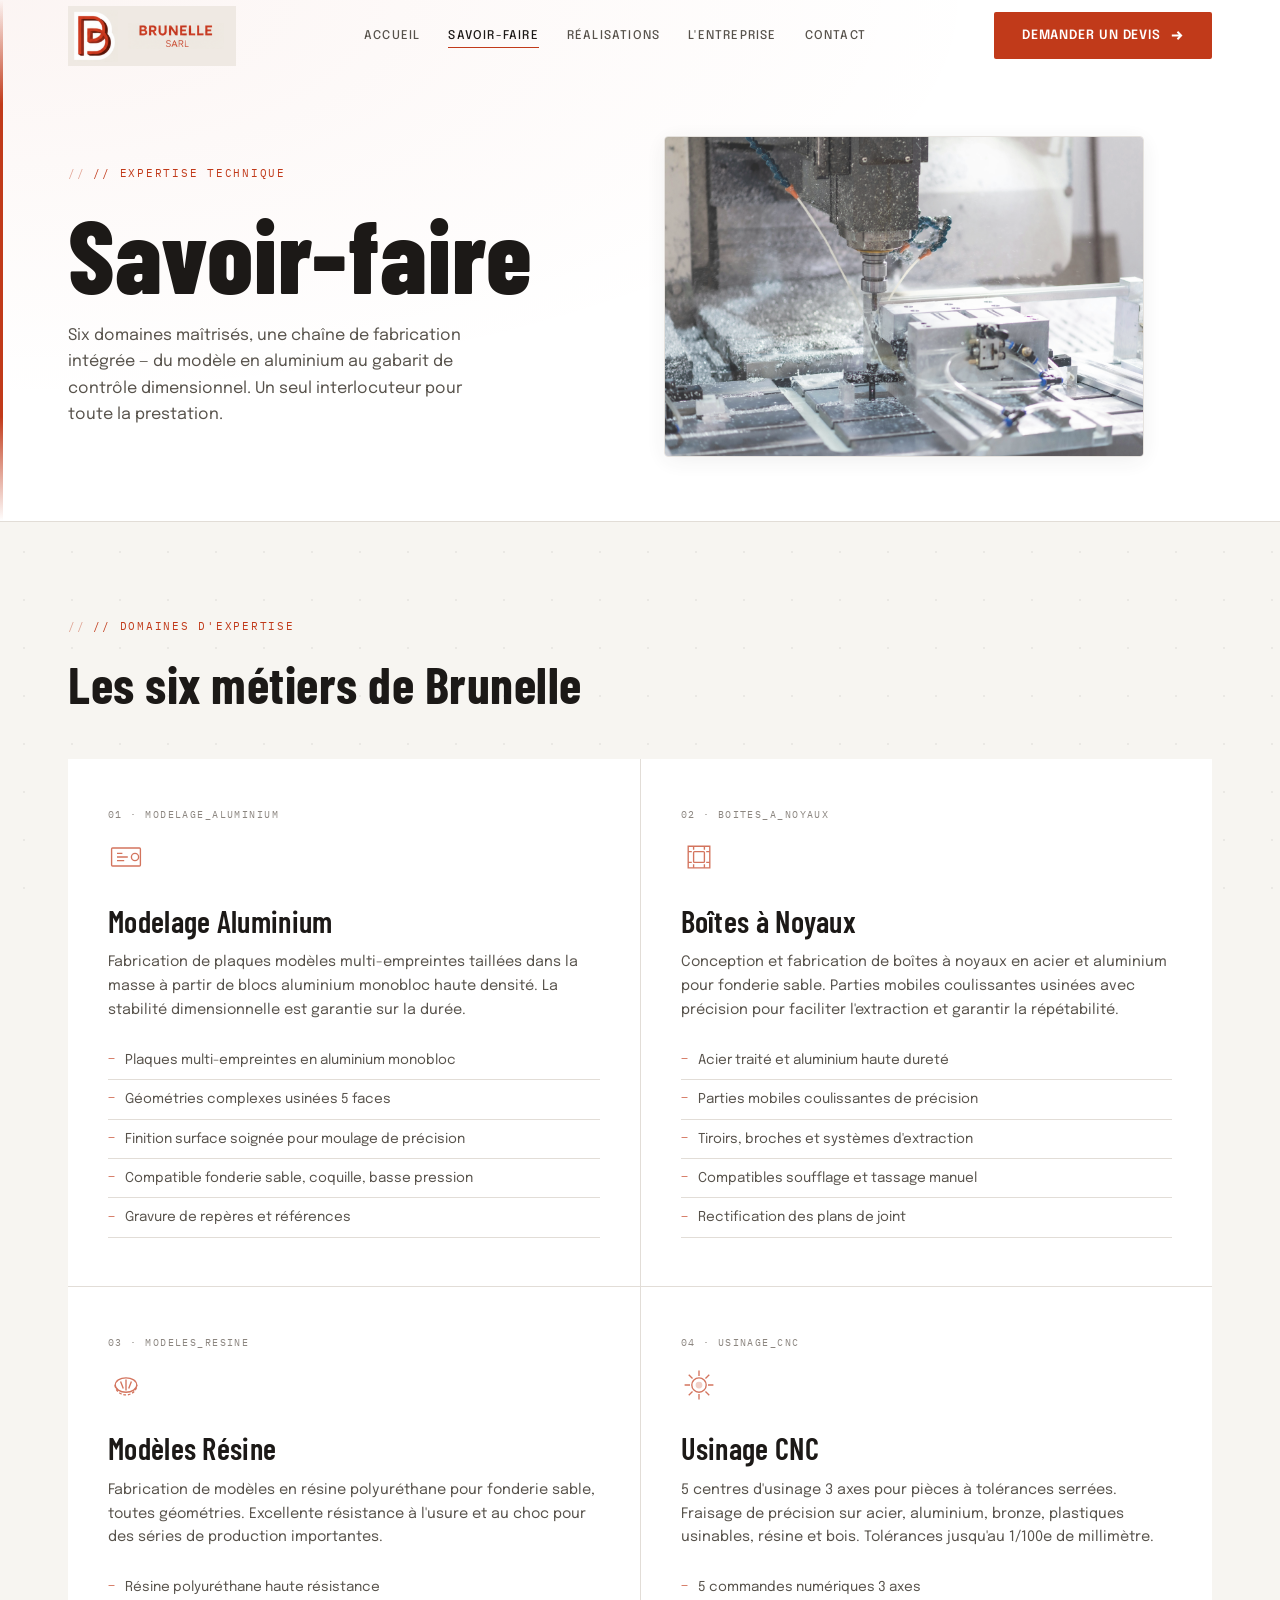
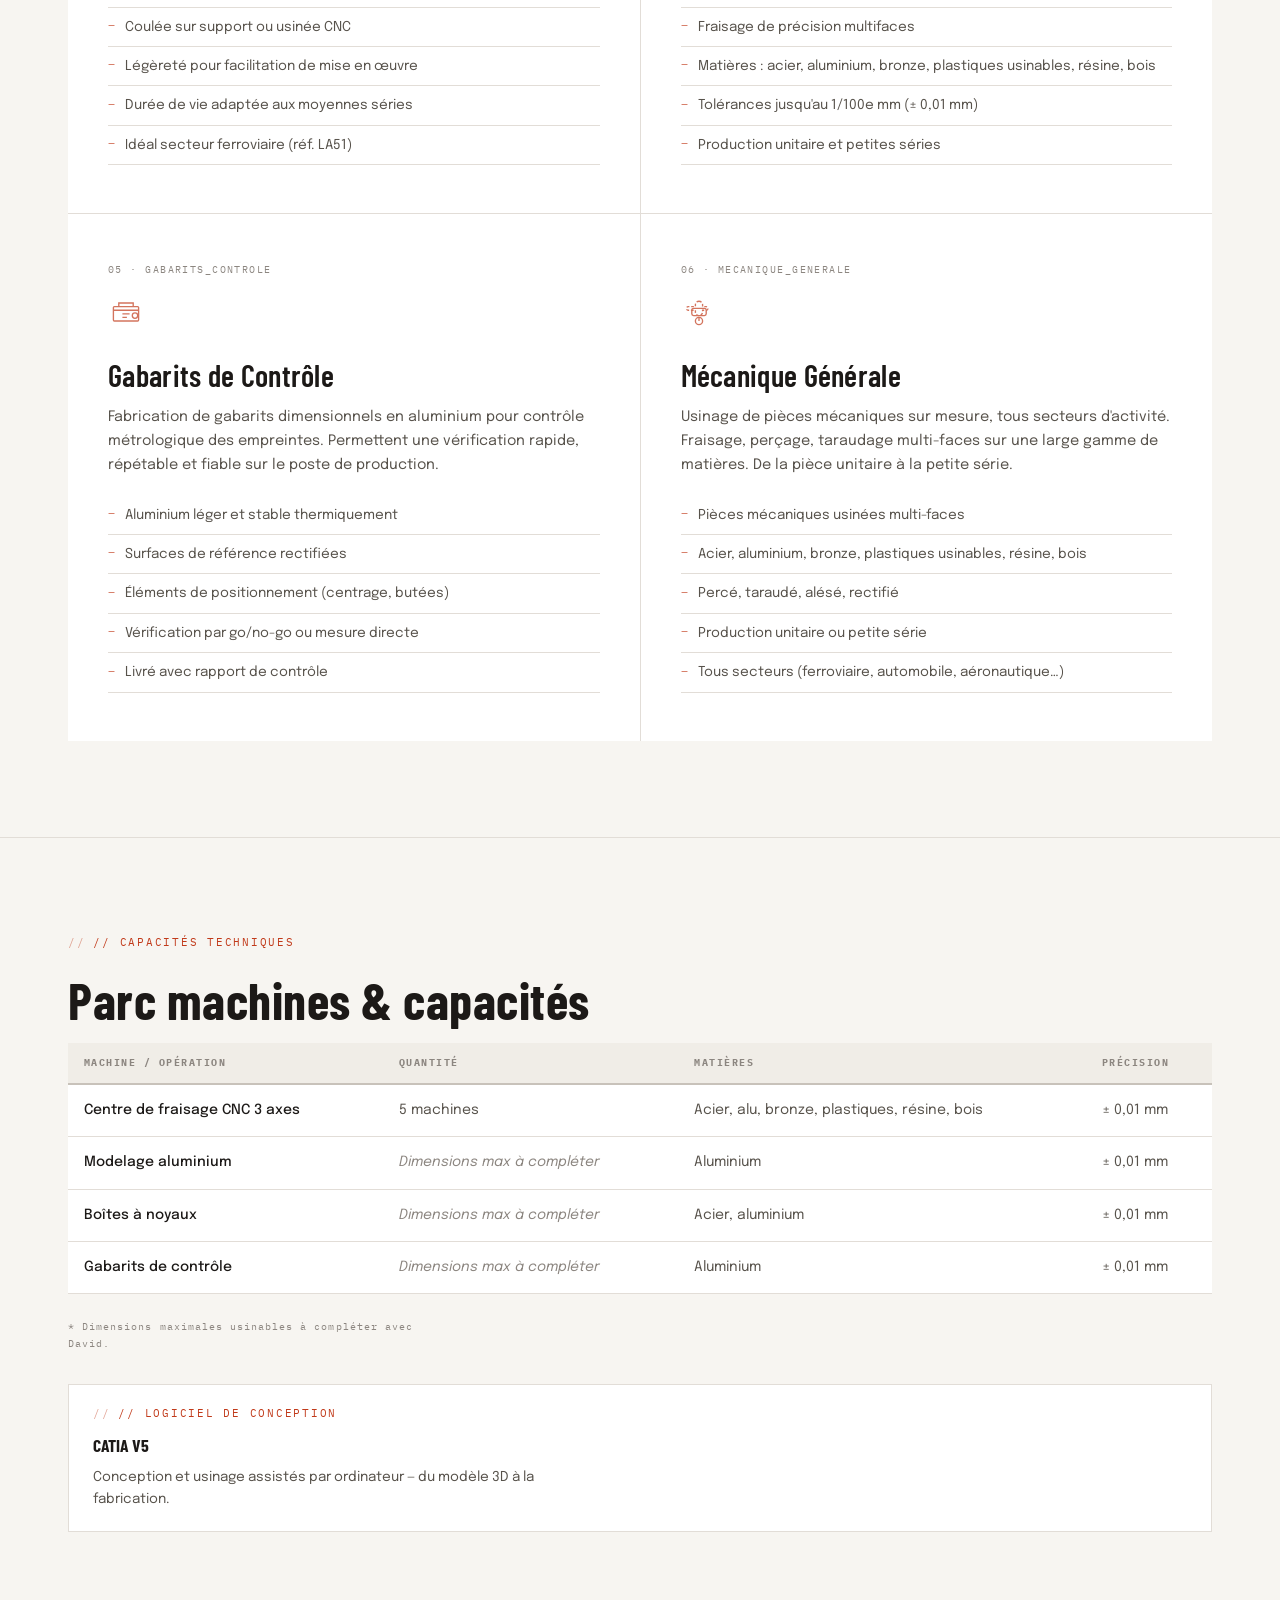
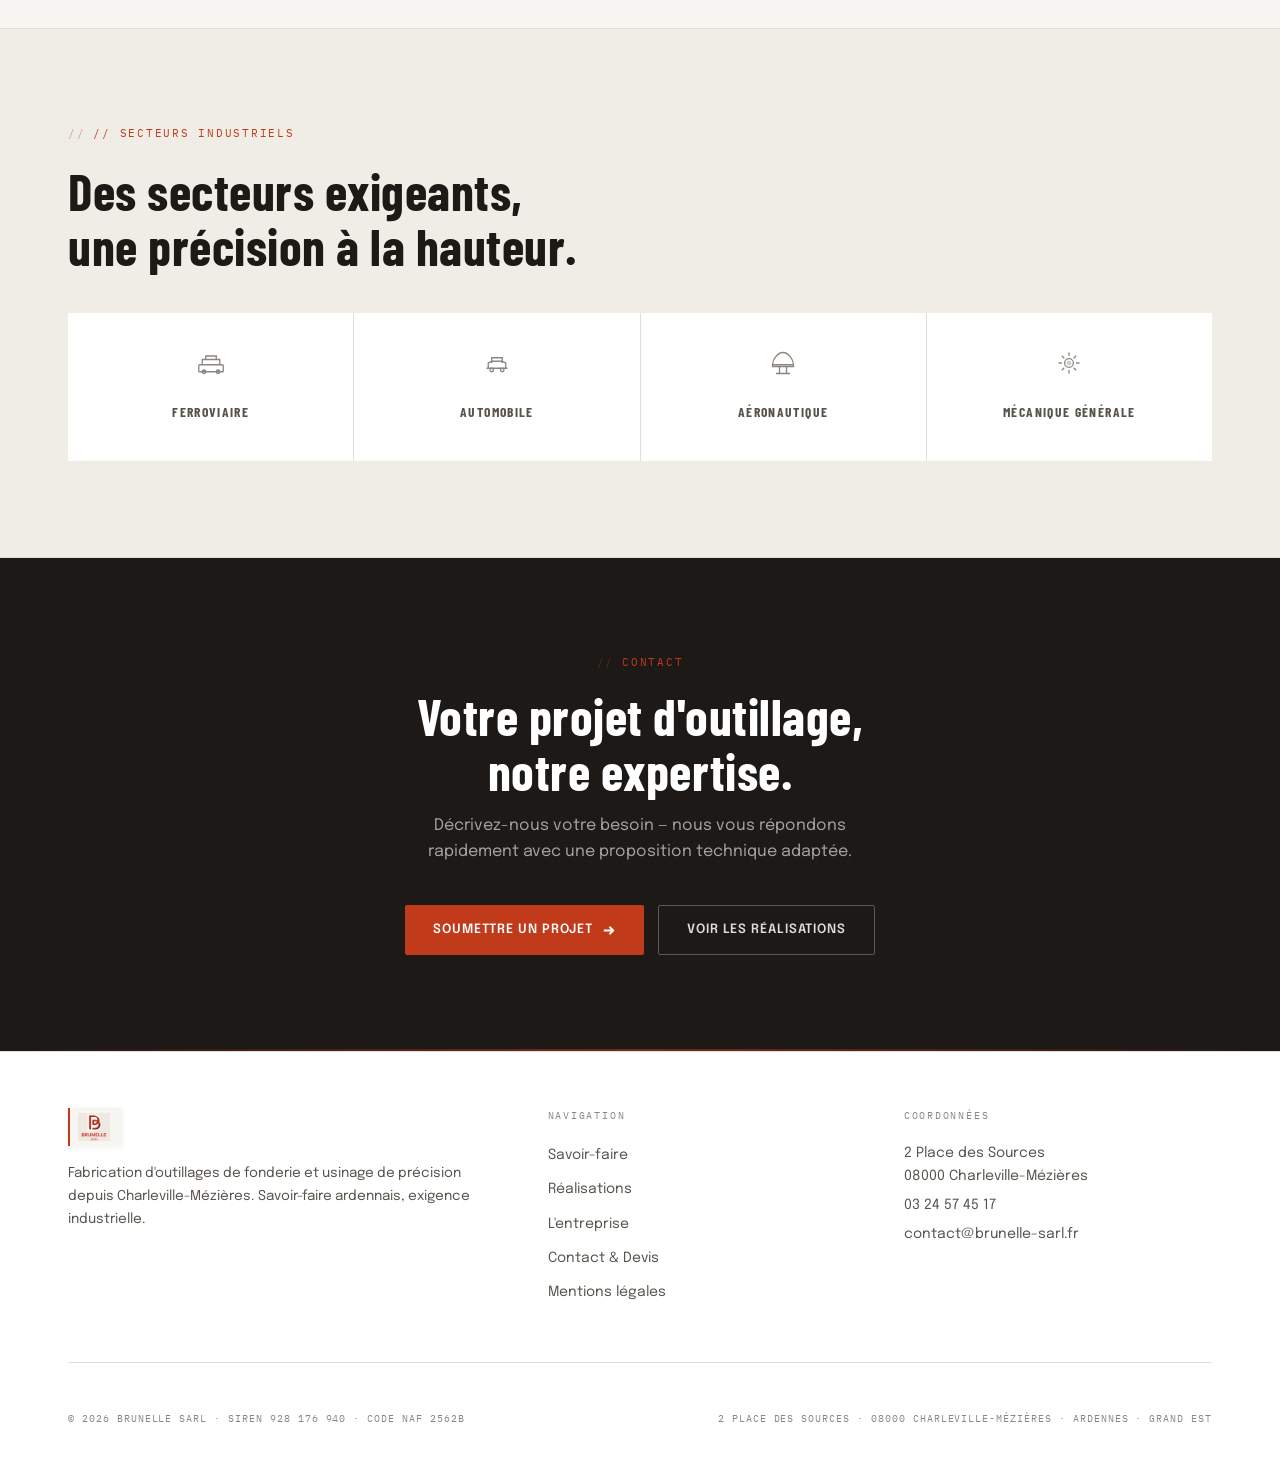
<file: savoir-faire.html>
﻿<!DOCTYPE html>
<html lang="fr">
<head>
  <meta charset="UTF-8">
  <meta name="viewport" content="width=device-width, initial-scale=1.0">
  <title>Savoir-faire technique — Brunelle SARL · Outillages de fonderie & Usinage CNC</title>
  <meta name="description" content="Modelage aluminium, boîtes à noyaux, modèles résine, usinage CNC 5 faces, gabarits de contrôle, mécanique générale. Détail des 6 domaines d'expertise de Brunelle SARL à Charleville-Mézières.">
  <link rel="stylesheet" href="css/style.css">
</head>
<body>

<!-- ===== NAVIGATION ===== -->
<nav class="nav" id="nav">
  <div class="nav-inner">
    <a href="index.html" class="nav-logo">
      <img class="logo-icon" src="logo/Logo_zoom - Copie.PNG" alt="Brunelle">
      <img class="logo-wordmark" src="logo/Logo_zoom - Copie (2).PNG" alt="BRUNELLE SARL">
    </a>
    <ul class="nav-links">
      <li><a href="index.html">Accueil</a></li>
      <li><a href="savoir-faire.html" class="active">Savoir-faire</a></li>
      <li><a href="realisations.html">Réalisations</a></li>
      <li><a href="entreprise.html">L'entreprise</a></li>
      <li><a href="contact.html">Contact</a></li>
    </ul>
    <a href="contact.html" class="btn btn-primary">
      Demander un devis
      <svg viewBox="0 0 16 16" fill="none" stroke="currentColor" stroke-width="2"><path d="M3 8h10M9 4l4 4-4 4"/></svg>
    </a>
    <button class="hamburger" aria-label="Menu" aria-expanded="false">
      <span></span><span></span><span></span>
    </button>
  </div>
</nav>

<!-- ===== PAGE HEADER ===== -->
<header class="page-header page-header--split">
  <div class="container">
    <div class="page-header-split">
      <div class="page-header-text">
        <div class="label">// Expertise technique</div>
        <h1>Savoir-faire</h1>
        <p>Six domaines maîtrisés, une chaîne de fabrication intégrée — du modèle en aluminium au gabarit de contrôle dimensionnel. Un seul interlocuteur pour toute la prestation.</p>
      </div>
      <div class="page-header-visual">
        <img src="photos/aluminum-illustration.jpg" alt="Illustration technique aluminium — modelage de précision Brunelle SARL" class="header-illustration">
      </div>
    </div>
  </div>
</header>

<!-- ===== DÉTAIL DES 6 DOMAINES ===== -->
<section class="section">
  <div class="container">
    <div class="label">// Domaines d'expertise</div>
    <h2 style="margin-bottom: 48px;">Les six métiers de Brunelle</h2>

    <div class="sf-detail-grid">

      <!-- 01 -->
      <div class="sf-detail-card">
        <div class="sf-detail-num">01 · MODELAGE_ALUMINIUM</div>
        <svg class="sf-icon" viewBox="0 0 40 40" fill="none" stroke="currentColor" stroke-width="1.5">
          <rect x="4" y="10" width="32" height="20" rx="1"/>
          <path d="M10 16h6M10 20h12M10 24h8"/>
          <circle cx="30" cy="20" r="4"/>
        </svg>
        <h3>Modelage Aluminium</h3>
        <p>Fabrication de plaques modèles multi-empreintes taillées dans la masse à partir de blocs aluminium monobloc haute densité. La stabilité dimensionnelle est garantie sur la durée.</p>
        <ul class="sf-detail-list">
          <li>Plaques multi-empreintes en aluminium monobloc</li>
          <li>Géométries complexes usinées 5 faces</li>
          <li>Finition surface soignée pour moulage de précision</li>
          <li>Compatible fonderie sable, coquille, basse pression</li>
          <li>Gravure de repères et références</li>
        </ul>
      </div>

      <!-- 02 -->
      <div class="sf-detail-card">
        <div class="sf-detail-num">02 · BOITES_A_NOYAUX</div>
        <svg class="sf-icon" viewBox="0 0 40 40" fill="none" stroke="currentColor" stroke-width="1.5">
          <path d="M8 8h24v24H8z"/>
          <path d="M14 8v4M26 8v4M14 28v4M26 28v4M8 14h4M8 26h4M28 14h4M28 26h4"/>
          <rect x="14" y="14" width="12" height="12" rx="1"/>
        </svg>
        <h3>Boîtes à Noyaux</h3>
        <p>Conception et fabrication de boîtes à noyaux en acier et aluminium pour fonderie sable. Parties mobiles coulissantes usinées avec précision pour faciliter l'extraction et garantir la répétabilité.</p>
        <ul class="sf-detail-list">
          <li>Acier traité et aluminium haute dureté</li>
          <li>Parties mobiles coulissantes de précision</li>
          <li>Tiroirs, broches et systèmes d'extraction</li>
          <li>Compatibles soufflage et tassage manuel</li>
          <li>Rectification des plans de joint</li>
        </ul>
      </div>

      <!-- 03 -->
      <div class="sf-detail-card">
        <div class="sf-detail-num">03 · MODELES_RESINE</div>
        <svg class="sf-icon" viewBox="0 0 40 40" fill="none" stroke="currentColor" stroke-width="1.5">
          <ellipse cx="20" cy="20" rx="12" ry="8"/>
          <path d="M8 20c0 6 5.4 11 12 11s12-5 12-11" stroke-dasharray="3 2"/>
          <path d="M14 16l3 8M20 14v12M26 16l-3 8"/>
        </svg>
        <h3>Modèles Résine</h3>
        <p>Fabrication de modèles en résine polyuréthane pour fonderie sable, toutes géométries. Excellente résistance à l'usure et au choc pour des séries de production importantes.</p>
        <ul class="sf-detail-list">
          <li>Résine polyuréthane haute résistance</li>
          <li>Coulée sur support ou usinée CNC</li>
          <li>Légèreté pour facilitation de mise en œuvre</li>
          <li>Durée de vie adaptée aux moyennes séries</li>
          <li>Idéal secteur ferroviaire (réf. LA51)</li>
        </ul>
      </div>

      <!-- 04 -->
      <div class="sf-detail-card">
        <div class="sf-detail-num">04 · USINAGE_CNC</div>
        <svg class="sf-icon" viewBox="0 0 40 40" fill="none" stroke="currentColor" stroke-width="1.5">
          <circle cx="20" cy="20" r="8"/>
          <path d="M20 4v6M20 30v6M4 20h6M30 20h6"/>
          <path d="M8.6 8.6l4.2 4.2M27.2 27.2l4.2 4.2M8.6 31.4l4.2-4.2M27.2 12.8l4.2-4.2"/>
          <circle cx="20" cy="20" r="3" fill="currentColor" opacity="0.35"/>
        </svg>
        <h3>Usinage CNC</h3>
        <p>5 centres d'usinage 3 axes pour pièces à tolérances serrées. Fraisage de précision sur acier, aluminium, bronze, plastiques usinables, résine et bois. Tolérances jusqu'au 1/100e de millimètre.</p>
        <ul class="sf-detail-list">
          <li>5 commandes numériques 3 axes</li>
          <li>Fraisage de précision multifaces</li>
          <li>Matières : acier, aluminium, bronze, plastiques usinables, résine, bois</li>
          <li>Tolérances jusqu'au 1/100e mm (± 0,01 mm)</li>
          <li>Production unitaire et petites séries</li>
        </ul>
      </div>

      <!-- 05 -->
      <div class="sf-detail-card">
        <div class="sf-detail-num">05 · GABARITS_CONTROLE</div>
        <svg class="sf-icon" viewBox="0 0 40 40" fill="none" stroke="currentColor" stroke-width="1.5">
          <rect x="6" y="14" width="28" height="16" rx="1"/>
          <path d="M6 18h28M12 14v-4h16v4"/>
          <path d="M16 22h8M16 26h5"/>
          <circle cx="30" cy="24" r="3"/>
        </svg>
        <h3>Gabarits de Contrôle</h3>
        <p>Fabrication de gabarits dimensionnels en aluminium pour contrôle métrologique des empreintes. Permettent une vérification rapide, répétable et fiable sur le poste de production.</p>
        <ul class="sf-detail-list">
          <li>Aluminium léger et stable thermiquement</li>
          <li>Surfaces de référence rectifiées</li>
          <li>Éléments de positionnement (centrage, butées)</li>
          <li>Vérification par go/no-go ou mesure directe</li>
          <li>Livré avec rapport de contrôle</li>
        </ul>
      </div>

      <!-- 06 -->
      <div class="sf-detail-card">
        <div class="sf-detail-num">06 · MECANIQUE_GENERALE</div>
        <svg class="sf-icon" viewBox="0 0 40 40" fill="none" stroke="currentColor" stroke-width="1.5">
          <path d="M20 8a4 4 0 014 4v2h4a2 2 0 010 4h-4v2a4 4 0 01-8 0v-2H8a2 2 0 010-4h8v-2a4 4 0 014-4z" stroke-dasharray="3 2"/>
          <rect x="12" y="16" width="16" height="8" rx="2"/>
          <circle cx="20" cy="30" r="4"/>
          <path d="M20 26v4"/>
        </svg>
        <h3>Mécanique Générale</h3>
        <p>Usinage de pièces mécaniques sur mesure, tous secteurs d'activité. Fraisage, perçage, taraudage multi-faces sur une large gamme de matières. De la pièce unitaire à la petite série.</p>
        <ul class="sf-detail-list">
          <li>Pièces mécaniques usinées multi-faces</li>
          <li>Acier, aluminium, bronze, plastiques usinables, résine, bois</li>
          <li>Percé, taraudé, alésé, rectifié</li>
          <li>Production unitaire ou petite série</li>
          <li>Tous secteurs (ferroviaire, automobile, aéronautique…)</li>
        </ul>
      </div>

    </div>
  </div>
</section>

<!-- ===== CAPACITÉS MACHINES ===== -->
<section class="section capacites-section">
  <div class="container">
    <div class="label">// Capacités techniques</div>
    <h2 style="margin-bottom: 16px;">Parc machines & capacités</h2>

    <table class="cap-table">
      <thead>
        <tr>
          <th>Machine / Opération</th>
          <th>Quantité</th>
          <th>Matières</th>
          <th>Précision</th>
        </tr>
      </thead>
      <tbody>
        <tr>
          <td>Centre de fraisage CNC 3 axes</td>
          <td>5 machines</td>
          <td>Acier, alu, bronze, plastiques, résine, bois</td>
          <td>± 0,01 mm</td>
        </tr>
        <tr>
          <td>Modelage aluminium</td>
          <td class="placeholder-cell">Dimensions max à compléter</td>
          <td>Aluminium</td>
          <td>± 0,01 mm</td>
        </tr>
        <tr>
          <td>Boîtes à noyaux</td>
          <td class="placeholder-cell">Dimensions max à compléter</td>
          <td>Acier, aluminium</td>
          <td>± 0,01 mm</td>
        </tr>
        <tr>
          <td>Gabarits de contrôle</td>
          <td class="placeholder-cell">Dimensions max à compléter</td>
          <td>Aluminium</td>
          <td>± 0,01 mm</td>
        </tr>
      </tbody>
    </table>
    <p class="capacites-note">* Dimensions maximales usinables à compléter avec David.</p>

    <div style="margin-top: 32px; padding: 20px 24px; border: 1px solid var(--border); background: var(--surface);">
      <div class="label" style="margin-bottom: 8px;">// Logiciel de conception</div>
      <div style="font-family: var(--font-display); font-size: 1.1rem; font-weight: 700; color: var(--text);">CATIA V5</div>
      <p style="font-size: 0.85rem; color: var(--text-muted); margin-top: 6px; margin-bottom: 0;">Conception et usinage assistés par ordinateur — du modèle 3D à la fabrication.</p>
    </div>
  </div>
</section>

<!-- ===== SECTEURS ===== -->
<div class="secteurs-band section">
  <div class="container">
    <div class="label">// Secteurs industriels</div>
    <h2 style="margin-bottom: 40px;">Des secteurs exigeants,<br>une précision à la hauteur.</h2>
    <div class="secteurs-grid">
      <div class="secteur-item">
        <svg class="secteur-icon" viewBox="0 0 32 32" fill="none" stroke="currentColor" stroke-width="1.5">
          <rect x="2" y="18" width="28" height="8" rx="1"/>
          <path d="M6 18v-6h20v6M10 12V8h12v4"/>
          <circle cx="8" cy="26" r="2"/><circle cx="24" cy="26" r="2"/>
        </svg>
        <div class="secteur-name">Ferroviaire</div>
      </div>
      <div class="secteur-item">
        <svg class="secteur-icon" viewBox="0 0 32 32" fill="none" stroke="currentColor" stroke-width="1.5">
          <path d="M4 22h24M6 22v-6l4-2h12l4 2v6M10 16V10h12v6"/>
          <circle cx="10" cy="24" r="2"/><circle cx="22" cy="24" r="2"/>
        </svg>
        <div class="secteur-name">Automobile</div>
      </div>
      <div class="secteur-item">
        <svg class="secteur-icon" viewBox="0 0 32 32" fill="none" stroke="currentColor" stroke-width="1.5">
          <path d="M16 4C10 4 4 12 4 18h24C28 12 22 4 16 4z"/>
          <path d="M4 18v2h24v-2M12 20v8M20 20v8M8 28h16"/>
        </svg>
        <div class="secteur-name">Aéronautique</div>
      </div>
      <div class="secteur-item">
        <svg class="secteur-icon" viewBox="0 0 32 32" fill="none" stroke="currentColor" stroke-width="1.5">
          <circle cx="16" cy="16" r="5"/>
          <circle cx="16" cy="16" r="2" fill="currentColor" opacity="0.4"/>
          <path d="M16 4v4M16 24v4M4 16h4M24 16h4"/>
          <path d="M7.8 7.8l2.8 2.8M21.4 21.4l2.8 2.8M7.8 24.2l2.8-2.8M21.4 10.6l2.8-2.8"/>
        </svg>
        <div class="secteur-name">Mécanique générale</div>
      </div>
    </div>
  </div>
</div>

<!-- ===== CTA ===== -->
<section class="section cta-band">
  <div class="container">
    <div class="label">Contact</div>
    <h2>Votre projet d'outillage,<br>notre expertise.</h2>
    <p>Décrivez-nous votre besoin — nous vous répondons rapidement avec une proposition technique adaptée.</p>
    <div class="cta-actions">
      <a href="contact.html" class="btn btn-primary">
        Soumettre un projet
        <svg class="arrow" viewBox="0 0 16 16" fill="none" stroke="currentColor" stroke-width="2"><path d="M3 8h10M9 4l4 4-4 4"/></svg>
      </a>
      <a href="realisations.html" class="btn btn-ghost">Voir les réalisations</a>
    </div>
  </div>
</section>

<!-- ===== FOOTER ===== -->
<footer>
  <div class="container">
    <div class="footer-inner">
      <div class="footer-brand">
        <div class="footer-logo">
          <img src="logo/Logo_zoom.PNG" alt="Brunelle SARL">
          
        </div>
        <p>Fabrication d'outillages de fonderie et usinage de précision depuis Charleville-Mézières. Savoir-faire ardennais, exigence industrielle.</p>
      </div>
      <div class="footer-col">
        <div class="footer-col-title">Navigation</div>
        <ul>
          <li><a href="savoir-faire.html">Savoir-faire</a></li>
          <li><a href="realisations.html">Réalisations</a></li>
          <li><a href="entreprise.html">L'entreprise</a></li>
          <li><a href="contact.html">Contact & Devis</a></li>
          <li><a href="mentions-legales.html">Mentions légales</a></li>
        </ul>
      </div>
      <div class="footer-col footer-contact">
        <div class="footer-col-title">Coordonnées</div>
        <p>2 Place des Sources<br>08000 Charleville-Mézières</p>
        <p><a href="tel:+33324574517">03 24 57 45 17</a></p>
        <p><a href="mailto:contact@brunelle-sarl.fr">contact@brunelle-sarl.fr</a></p>
      </div>
    </div>
    <div class="footer-bottom">
      <p>© 2026 Brunelle SARL · SIREN 928 176 940 · Code NAF 2562B</p>
      <p class="footer-siren">2 Place des Sources · 08000 Charleville-Mézières · Ardennes · Grand Est</p>
    </div>
  </div>
</footer>

<script src="js/main.js"></script>
</body>
</html>
</file>
<file: css/style.css>
/* =============================================
   BRUNELLE SARL — Stylesheet v2.0
   Design: Light industrial / précision blanche
   ============================================= */

@import url('https://fonts.googleapis.com/css2?family=Barlow+Condensed:wght@400;600;700;800&family=Epilogue:wght@300;400;500;600&family=IBM+Plex+Mono:wght@400;500&display=swap');

/* --- Tokens --- */
:root {
  --bg:          #F7F5F1;
  --surface:     #FFFFFF;
  --surface-2:   #F0EDE7;
  --accent:      #C13A1A;
  --accent-dim:  rgba(193, 58, 26, 0.08);
  --accent-glow: rgba(193, 58, 26, 0.04);
  --text:        #1C1917;
  --text-muted:  #57524B;
  --text-dim:    #8C8680;
  --border:      #E2DDD7;
  --border-mid:  #C8C2BA;

  --font-display: 'Barlow Condensed', 'Arial Narrow', sans-serif;
  --font-body:    'Epilogue', sans-serif;
  --font-mono:    'IBM Plex Mono', 'Courier New', monospace;

  --nav-h:      72px;
  --max-w:      1200px;
  --py:         96px;
  --radius:     2px;
  --ease:       0.22s ease;
}

/* --- Reset --- */
*, *::before, *::after { box-sizing: border-box; margin: 0; padding: 0; }
html { scroll-behavior: smooth; }
body {
  background: var(--bg);
  color: var(--text);
  font-family: var(--font-body);
  font-size: 16px;
  line-height: 1.65;
  -webkit-font-smoothing: antialiased;
  overflow-x: hidden;
}
a { color: inherit; text-decoration: none; }
img { max-width: 100%; display: block; }
ul { list-style: none; }

/* --- Dot-grid background subtil --- */
body::before {
  content: '';
  position: fixed;
  inset: 0;
  background-image: radial-gradient(circle, rgba(0,0,0,0.05) 1px, transparent 1px);
  background-size: 48px 48px;
  pointer-events: none;
  z-index: 0;
}

/* --- Typo --- */
h1, h2, h3, h4 {
  font-family: var(--font-display);
  font-weight: 700;
  line-height: 1.08;
  letter-spacing: 0.01em;
  color: var(--text);
}
h1 { font-size: clamp(3.2rem, 8vw, 6.5rem); font-weight: 800; }
h2 { font-size: clamp(2rem, 4vw, 3.2rem); }
h3 { font-size: clamp(1.3rem, 2.5vw, 1.9rem); font-weight: 600; }
p  { max-width: 62ch; }

/* --- Layout --- */
.container {
  max-width: var(--max-w);
  margin: 0 auto;
  padding: 0 28px;
  position: relative;
  z-index: 1;
}
.section { padding: var(--py) 0; }

/* --- Label technique (// STYLE) --- */
.label {
  font-family: var(--font-mono);
  font-size: 0.68rem;
  letter-spacing: 0.16em;
  text-transform: uppercase;
  color: var(--accent);
  display: flex;
  align-items: center;
  gap: 8px;
  margin-bottom: 20px;
}
.label::before { content: '//'; opacity: 0.45; }

/* --- Boutons --- */
.btn {
  display: inline-flex;
  align-items: center;
  gap: 8px;
  padding: 13px 28px;
  font-family: var(--font-body);
  font-size: 0.8rem;
  font-weight: 600;
  letter-spacing: 0.07em;
  text-transform: uppercase;
  cursor: pointer;
  border: none;
  transition: all var(--ease);
  border-radius: var(--radius);
  white-space: nowrap;
}
.btn-primary { background: var(--accent); color: #fff; }
.btn-primary:hover { background: #d9421e; transform: translateY(-1px); box-shadow: 0 4px 20px rgba(193,58,26,0.22); }
.btn-ghost  { background: transparent; color: var(--text); border: 1px solid var(--border-mid); }
.btn-ghost:hover { border-color: var(--text); background: rgba(0,0,0,0.03); }
.btn svg { width: 15px; height: 15px; flex-shrink: 0; }

.arrow { display: inline-block; transition: transform var(--ease); }
.btn:hover .arrow { transform: translateX(3px); }

/* ============================================
   NAVIGATION
   ============================================ */
.nav {
  position: fixed;
  top: 0; left: 0; right: 0;
  z-index: 200;
  height: var(--nav-h);
  display: flex;
  align-items: center;
  border-bottom: 1px solid transparent;
  transition: background 0.35s, border-color 0.35s, box-shadow 0.35s;
}
.nav.scrolled {
  background: rgba(247,245,241,0.94);
  backdrop-filter: blur(16px);
  -webkit-backdrop-filter: blur(16px);
  border-bottom-color: var(--border);
  box-shadow: 0 1px 24px rgba(0,0,0,0.06);
}
.nav-inner {
  max-width: var(--max-w);
  margin: 0 auto;
  padding: 0 28px;
  width: 100%;
  display: flex;
  align-items: center;
  justify-content: space-between;
  gap: 24px;
}
.nav-logo {
  display: flex;
  align-items: center;
  gap: 10px;
  flex-shrink: 0;
  background: #EFE9E3;
  padding: 4px 12px 4px 4px;
  transition: opacity var(--ease);
}
.nav-logo:hover { opacity: 0.8; }
.nav-logo .logo-icon { height: 52px; width: auto; }
.nav-logo .logo-wordmark { height: 26px; width: auto; align-self: center; }
.nav-logo-text { display: flex; flex-direction: column; line-height: 1.15; }
.nav-logo-name {
  font-family: var(--font-display);
  font-size: 1.2rem; font-weight: 800; letter-spacing: 0.12em;
}
.nav-logo-tagline {
  font-family: var(--font-mono);
  font-size: 0.52rem; letter-spacing: 0.14em;
  color: var(--text-muted); text-transform: uppercase;
}
.nav-links { display: flex; align-items: center; gap: 28px; }
.nav-links a {
  font-size: 0.75rem; font-weight: 500; letter-spacing: 0.1em;
  text-transform: uppercase; color: var(--text-muted);
  transition: color var(--ease); position: relative; padding: 4px 0;
}
.nav-links a::after {
  content: ''; position: absolute; bottom: -2px; left: 0; right: 0;
  height: 1px; background: var(--accent);
  transform: scaleX(0); transform-origin: left; transition: transform var(--ease);
}
.nav-links a:hover, .nav-links a.active { color: var(--text); }
.nav-links a:hover::after, .nav-links a.active::after { transform: scaleX(1); }

.hamburger {
  display: none; flex-direction: column; gap: 5px;
  cursor: pointer; padding: 8px; background: none; border: none;
}
.hamburger span {
  display: block; width: 24px; height: 2px;
  background: var(--text); transition: all 0.3s; border-radius: 1px;
}
.nav-mobile-open .hamburger span:nth-child(1) { transform: translateY(7px) rotate(45deg); }
.nav-mobile-open .hamburger span:nth-child(2) { opacity: 0; }
.nav-mobile-open .hamburger span:nth-child(3) { transform: translateY(-7px) rotate(-45deg); }

/* ============================================
   HERO
   ============================================ */
.hero {
  position: relative; min-height: 100vh;
  display: flex; align-items: center; overflow: hidden;
}
.hero-bg { position: absolute; inset: 0; }
.hero-bg img {
  width: 100%; height: 100%;
  object-fit: cover; object-position: center;
  opacity: 0.62; filter: grayscale(8%) brightness(1.05);
}
.hero-bg::after {
  content: ''; position: absolute; inset: 0;
  background:
    linear-gradient(rgba(0,0,0,0.025) 1px, transparent 1px),
    linear-gradient(90deg, rgba(0,0,0,0.025) 1px, transparent 1px),
    linear-gradient(to right, rgba(247,245,241,0.92) 18%, rgba(247,245,241,0.52) 48%, rgba(247,245,241,0.05) 100%),
    linear-gradient(to top, rgba(247,245,241,0.55) 0%, transparent 25%);
  background-size: 64px 64px, 64px 64px, auto, auto;
}
.hero-bg::before {
  content: ''; position: absolute;
  left: 0; top: 0; bottom: 0; width: 3px;
  background: linear-gradient(to bottom, transparent, var(--accent) 30%, var(--accent) 70%, transparent);
  z-index: 1;
}
.hero-content {
  position: relative; z-index: 1;
  padding: calc(var(--nav-h) + 72px) 0 96px; width: 100%;
}
.hero-grid {
  display: grid; grid-template-columns: 1fr 380px;
  gap: 40px; align-items: center;
}
.hero-left { display: flex; flex-direction: column; padding-left: 24px; }
.hero-eyebrow {
  font-family: var(--font-mono); font-size: 0.62rem;
  letter-spacing: 0.18em; text-transform: uppercase; color: var(--accent);
  display: flex; align-items: center; gap: 12px;
  margin-bottom: 24px; white-space: nowrap;
}
.hero-eyebrow::before {
  content: ''; width: 28px; height: 1px;
  background: var(--accent); flex-shrink: 0;
}
.hero-title {
  color: var(--text);
  font-size: clamp(2.4rem, 5.5vw, 5rem);
  line-height: 1.13; margin-bottom: 28px;
}
.hero-title .accent { color: var(--accent); }
.hero-description {
  font-size: 0.95rem; color: var(--text-muted);
  max-width: 500px; margin-bottom: 40px; line-height: 1.75;
}

/* Chiffres clés — 3 barres */
.hero-stats {
  display: flex; flex-direction: column; gap: 12px;
  align-self: center; margin-left: -80px; transform: translateY(-44px);
}
.hero-stats-label {
  font-family: var(--font-mono); font-size: 0.6rem;
  letter-spacing: 0.16em; text-transform: uppercase;
  color: var(--text-dim); margin-bottom: 4px;
}
.hero-stat-bar {
  background: rgba(255,255,255,0.97);
  backdrop-filter: blur(12px); -webkit-backdrop-filter: blur(12px);
  border: 1px solid var(--border); border-left: 4px solid var(--accent);
  padding: 16px 20px; display: flex; align-items: center; gap: 16px;
  box-shadow: 0 8px 28px rgba(0,0,0,0.1);
  transition: box-shadow 0.22s ease, transform 0.22s ease;
}
.hero-stat-bar:hover {
  box-shadow: 0 12px 36px rgba(0,0,0,0.14);
  transform: translateX(3px);
}
.hero-stat-num {
  font-family: var(--font-display); font-size: 2.8rem;
  font-weight: 800; line-height: 1; color: var(--text);
  flex-shrink: 0; min-width: 56px;
}
.hero-stat-num .accent { color: var(--accent); }
.hero-stat-info { display: flex; flex-direction: column; gap: 4px; }
.hero-stat-title { font-size: 0.92rem; font-weight: 600; color: var(--text); line-height: 1.3; }
.hero-stat-sub {
  font-family: var(--font-mono); font-size: 0.58rem;
  letter-spacing: 0.08em; color: var(--text-dim);
}
.hero-stat-tags { display: flex; flex-wrap: wrap; gap: 4px 6px; margin-top: 8px; }
.hero-stat-tags span {
  font-family: var(--font-mono); font-size: 0.65rem;
  letter-spacing: 0.07em; text-transform: uppercase;
  color: var(--text-muted); border: 1px solid var(--border);
  background: var(--surface-2);
  padding: 2px 7px; white-space: nowrap; cursor: default;
  transition: background 0.18s ease, border-color 0.18s ease, color 0.18s ease, transform 0.18s ease;
}
.hero-stat-tags span:hover {
  background: rgba(193,58,26,0.08); border-color: rgba(193,58,26,0.35);
  color: var(--accent); transform: translateY(-2px);
}
.hero-actions { display: flex; flex-wrap: wrap; gap: 14px; margin-bottom: 72px; }
.hero-sectors { display: flex; flex-wrap: wrap; align-items: center; gap: 8px; }
.hero-sectors-label {
  font-family: var(--font-mono); font-size: 0.6rem;
  letter-spacing: 0.14em; text-transform: uppercase;
  color: var(--text-dim); padding-right: 4px;
}
.sector-tag {
  font-family: var(--font-mono); font-size: 0.6rem;
  letter-spacing: 0.1em; text-transform: uppercase;
  color: var(--text-muted); border: 1px solid var(--border-mid);
  padding: 5px 11px; border-radius: var(--radius);
  transition: all var(--ease);
}
.sector-tag:hover { color: var(--text); border-color: var(--accent); }

/* ============================================
   BANDE STATS
   ============================================ */
.stats-band {
  background: var(--surface);
  border-top: 1px solid var(--border);
  border-bottom: 1px solid var(--border);
  position: relative; z-index: 1;
}
.stats-band::before {
  content: ''; position: absolute;
  top: 0; left: 0; right: 0; height: 2px;
  background: linear-gradient(90deg, transparent 0%, var(--accent) 30%, var(--accent) 70%, transparent 100%);
  opacity: 0.22;
}
.stats-grid {
  display: grid; grid-template-columns: repeat(3, 1fr);
  background: var(--border); gap: 1px;
}
.stat-item {
  background: var(--surface); padding: 48px 40px;
  text-align: center; transition: background var(--ease);
}
.stat-item:hover { background: var(--surface-2); }
.stat-number {
  font-family: var(--font-display);
  font-size: clamp(2.8rem, 5vw, 4.5rem);
  font-weight: 800; color: var(--text);
  line-height: 1; margin-bottom: 10px;
}
.stat-number .accent { color: var(--accent); }
.stat-label {
  font-family: var(--font-mono); font-size: 0.67rem;
  letter-spacing: 0.16em; text-transform: uppercase; color: var(--text-muted);
}
.stat-sublabel { font-size: 0.8rem; color: var(--text-dim); margin-top: 4px; }

/* ============================================
   SECTION HEADER
   ============================================ */
.section-header {
  display: flex; justify-content: space-between;
  align-items: flex-end; margin-bottom: 48px;
}
.section-header-left { flex: 1; }
.section-header h2 { margin-bottom: 0; }

/* ============================================
   SAVOIR-FAIRE GRID
   ============================================ */
.sf-grid {
  display: grid; grid-template-columns: repeat(3, 1fr);
  background: var(--border); gap: 1px;
}
.sf-card {
  background: var(--surface); padding: 40px 32px;
  position: relative; overflow: hidden;
  transition: background var(--ease);
}
.sf-card::after {
  content: ''; position: absolute; top: 0; left: 0;
  width: 2px; height: 0; background: var(--accent);
  transition: height 0.45s ease;
}
.sf-card:hover { background: var(--surface-2); }
.sf-card:hover::after { height: 100%; }
.sf-num {
  font-family: var(--font-mono); font-size: 0.6rem;
  letter-spacing: 0.15em; color: var(--text-dim); margin-bottom: 20px;
}
.sf-icon { width: 36px; height: 36px; color: var(--accent); margin-bottom: 18px; opacity: 0.7; }
.sf-title {
  font-family: var(--font-display); font-size: 1.35rem;
  font-weight: 700; letter-spacing: 0.02em; margin-bottom: 10px; color: var(--text);
}
.sf-desc { font-size: 0.855rem; color: var(--text-muted); line-height: 1.7; }

/* ============================================
   RÉALISATIONS PREVIEW (accueil)
   ============================================ */
.real-preview-grid {
  display: grid; grid-template-columns: repeat(3, 1fr);
  background: var(--border); gap: 1px;
}
.real-card {
  position: relative; overflow: hidden;
  aspect-ratio: 4/3; background: var(--surface-2); cursor: pointer;
}
.real-card img {
  width: 100%; height: 100%; object-fit: cover;
  opacity: 0.9; filter: grayscale(8%);
  transition: transform 0.7s ease, opacity 0.4s ease, filter 0.4s ease;
}
.real-card:hover img { transform: scale(1.06); opacity: 1; filter: grayscale(0); }
.real-card-overlay {
  position: absolute; bottom: 0; left: 0; right: 0;
  padding: 32px 20px 18px;
  background: linear-gradient(transparent, rgba(18,15,12,0.94));
}
.real-card-ref {
  font-family: var(--font-mono); font-size: 0.58rem;
  letter-spacing: 0.12em; color: rgba(255,255,255,0.5); margin-bottom: 4px;
}
.real-card-title {
  font-family: var(--font-display); font-size: 1.05rem;
  font-weight: 600; color: #fff;
}
.real-card-type {
  font-family: var(--font-mono); font-size: 0.6rem;
  letter-spacing: 0.1em; text-transform: uppercase;
  color: #f0866c; margin-top: 5px;
}

/* ============================================
   SECTEURS
   ============================================ */
.secteurs-band {
  background: var(--surface-2);
  border-top: 1px solid var(--border); border-bottom: 1px solid var(--border);
}
.secteurs-grid {
  display: grid; grid-template-columns: repeat(4, 1fr);
  background: var(--border); gap: 1px;
}
.secteur-item {
  background: var(--surface); padding: 36px 20px; text-align: center;
  border-bottom: 2px solid transparent; transition: all var(--ease);
}
.secteur-item:hover { background: var(--bg); border-bottom-color: var(--accent); }
.secteur-icon {
  width: 28px; height: 28px; margin: 0 auto 14px;
  color: var(--text-dim); transition: color var(--ease);
}
.secteur-item:hover .secteur-icon { color: var(--accent); }
.secteur-name {
  font-family: var(--font-display); font-size: 0.85rem;
  font-weight: 700; letter-spacing: 0.1em; text-transform: uppercase;
  color: var(--text-muted); transition: color var(--ease);
}
.secteur-item:hover .secteur-name { color: var(--text); }

/* ============================================
   ENTREPRISE TEASER
   ============================================ */
.entreprise-split {
  display: grid; grid-template-columns: 1fr 1fr;
  gap: 80px; align-items: center;
}
.entreprise-image {
  position: relative; aspect-ratio: 4/3; overflow: hidden;
  box-shadow: 0 8px 40px rgba(0,0,0,0.1);
}
.entreprise-image img {
  width: 100%; height: 100%; object-fit: cover; object-position: center top;
  filter: grayscale(15%);
  transition: filter 0.5s ease, transform 0.5s ease;
}
.entreprise-image:hover img { filter: grayscale(0); transform: scale(1.03); }

.corner { position: absolute; width: 22px; height: 22px; z-index: 2; }
.corner::before, .corner::after { content: ''; position: absolute; background: var(--accent); }
.corner::before { width: 100%; height: 1px; top: 0; left: 0; }
.corner::after  { width: 1px; height: 100%; top: 0; left: 0; }
.corner-tl { top: 0; left: 0; }
.corner-tr { top: 0; right: 0; transform: scaleX(-1); }
.corner-bl { bottom: 0; left: 0; transform: scaleY(-1); }
.corner-br { bottom: 0; right: 0; transform: scale(-1); }

.entreprise-text .label { margin-bottom: 20px; }
.entreprise-text h2 { margin-bottom: 20px; }
.entreprise-text p { color: var(--text-muted); margin-bottom: 14px; font-size: 0.95rem; }
.entreprise-text p strong { color: var(--text); font-weight: 500; }
.entreprise-text .btn { margin-top: 16px; }

/* ============================================
   CTA BAND — fond sombre intentionnel
   ============================================ */
.cta-band {
  background: var(--text);
  text-align: center; position: relative; overflow: hidden;
}
.cta-bg-img {
  position: absolute; inset: 0; z-index: 0;
}
.cta-bg-img img {
  width: 100%; height: 100%;
  object-fit: cover; object-position: center 65%;
  opacity: 0.18;
  filter: grayscale(30%);
}
.cta-band::before {
  content: ''; position: absolute; inset: 0; z-index: 1;
  background-image: radial-gradient(circle, rgba(255,255,255,0.025) 1px, transparent 1px);
  background-size: 32px 32px; pointer-events: none;
}
.cta-band::after {
  content: ''; position: absolute; z-index: 1;
  bottom: 0; left: 0; right: 0; height: 2px;
  background: linear-gradient(90deg, transparent, var(--accent), transparent);
  opacity: 0.55;
}
.cta-band .container { position: relative; z-index: 2; }
.cta-band .label { justify-content: center; margin-bottom: 16px; color: var(--accent); }
.cta-band h2 { margin-bottom: 14px; color: #fff; }
.cta-band p { color: rgba(255,255,255,0.6); margin: 0 auto 40px; text-align: center; max-width: 50ch; }
.cta-band .btn-ghost { color: rgba(255,255,255,0.85); border-color: rgba(255,255,255,0.28); }
.cta-band .btn-ghost:hover { border-color: rgba(255,255,255,0.65); background: rgba(255,255,255,0.08); }
.cta-actions { display: flex; justify-content: center; gap: 14px; flex-wrap: wrap; }

/* Photo intro strip — page Contact */
.photo-intro-strip {
  position: relative; overflow: hidden; height: 260px;
}
.photo-intro-strip img {
  width: 100%; height: 100%;
  object-fit: cover; object-position: 55% 44%;
  filter: grayscale(15%);
}
.photo-intro-strip::after {
  content: ''; position: absolute; inset: 0;
  background: linear-gradient(to bottom, rgba(28,25,23,0.1) 0%, rgba(28,25,23,0.55) 100%);
}
.photo-intro-caption {
  position: absolute; bottom: 24px; left: 0; right: 0; z-index: 1;
  text-align: center;
  font-family: var(--font-mono); font-size: 0.72rem;
  letter-spacing: 0.14em; text-transform: uppercase;
  color: rgba(247,245,241,0.75);
}

/* ============================================
   FOOTER
   ============================================ */
footer {
  background: var(--surface);
  border-top: 1px solid var(--border);
  padding: 56px 0 32px;
  position: relative; z-index: 1;
}
.footer-inner {
  display: grid; grid-template-columns: 1.4fr 1fr 1fr;
  gap: 48px; margin-bottom: 48px;
  padding-bottom: 48px; border-bottom: 1px solid var(--border);
}
.footer-logo {
  display: inline-flex; align-items: center; gap: 10px;
  margin-bottom: 16px; background: var(--bg);
  padding: 5px 12px 5px 8px; border-left: 2px solid var(--accent);
  box-shadow: 0 1px 6px rgba(0,0,0,0.06);
}
.footer-logo img { height: 28px; }
.footer-brand p { font-size: 0.85rem; color: var(--text-muted); line-height: 1.7; }
.footer-col-title {
  font-family: var(--font-mono); font-size: 0.62rem;
  letter-spacing: 0.18em; text-transform: uppercase;
  color: var(--text-dim); margin-bottom: 18px;
}
.footer-col li { margin-bottom: 8px; }
.footer-col a { font-size: 0.875rem; color: var(--text-muted); transition: color var(--ease); }
.footer-col a:hover { color: var(--accent); }
.footer-contact p { font-size: 0.875rem; color: var(--text-muted); margin-bottom: 6px; }
.footer-contact a { color: var(--text-muted); transition: color var(--ease); }
.footer-contact a:hover { color: var(--accent); }
.footer-bottom {
  display: flex; justify-content: space-between;
  align-items: center; flex-wrap: wrap; gap: 8px;
}
.footer-bottom p {
  font-family: var(--font-mono); font-size: 0.6rem;
  letter-spacing: 0.1em; color: var(--text-dim);
  text-transform: uppercase; max-width: none;
}
.footer-siren { color: var(--text-dim); }

/* ============================================
   PAGE HEADER (pages internes)
   ============================================ */
.page-header {
  padding: calc(var(--nav-h) + 64px) 0 64px;
  border-bottom: 1px solid var(--border);
  position: relative; overflow: hidden;
  background: var(--surface);
}
.page-header::before {
  content: ''; position: absolute; left: 0; top: 0; bottom: 0; width: 3px;
  background: linear-gradient(to bottom, transparent, var(--accent) 20%, var(--accent) 80%, transparent);
}
.page-header::after {
  content: ''; position: absolute; inset: 0;
  background: radial-gradient(ellipse at left top, rgba(193,58,26,0.05) 0%, transparent 55%);
  pointer-events: none;
}
.page-header .label { margin-bottom: 16px; }
.page-header h1 { margin-bottom: 14px; }
.page-header p { color: var(--text-muted); font-size: 1rem; max-width: 55ch; }

.page-header--split .page-header-split {
  display: grid; grid-template-columns: 1fr 1fr;
  gap: 48px; align-items: center;
}
.page-header--split .page-header-text p { max-width: 48ch; }
.page-header-visual { position: relative; z-index: 1; }
.header-illustration {
  width: 100%; max-width: 480px; height: auto; display: block;
  border-radius: 4px; opacity: 0.82; filter: grayscale(15%);
  border: 1px solid var(--border); box-shadow: 0 4px 24px rgba(0,0,0,0.08);
}
@media (max-width: 768px) {
  .page-header--split .page-header-split { grid-template-columns: 1fr; gap: 32px; }
  .page-header-visual { display: none; }
}

/* ============================================
   SAVOIR-FAIRE PAGE — détail
   ============================================ */
.sf-detail-grid {
  display: grid; grid-template-columns: 1fr 1fr;
  background: var(--border); gap: 1px;
}
.sf-detail-card {
  background: var(--surface); padding: 48px 40px;
  position: relative; overflow: hidden;
  transition: background var(--ease);
}
.sf-detail-card::after {
  content: ''; position: absolute; top: 0; left: 0;
  width: 2px; height: 0; background: var(--accent); transition: height 0.45s ease;
}
.sf-detail-card:hover { background: var(--surface-2); }
.sf-detail-card:hover::after { height: 100%; }
.sf-detail-num {
  font-family: var(--font-mono); font-size: 0.6rem;
  letter-spacing: 0.15em; color: var(--text-dim); margin-bottom: 16px;
}
.sf-detail-card .sf-icon { margin-bottom: 20px; }
.sf-detail-card h3 { margin-bottom: 14px; }
.sf-detail-card > p { font-size: 0.9rem; color: var(--text-muted); margin-bottom: 18px; }
.sf-detail-list { margin-top: 4px; }
.sf-detail-list li {
  font-size: 0.85rem; color: var(--text-muted); padding: 8px 0;
  border-bottom: 1px solid var(--border); display: flex; align-items: center; gap: 10px;
}
.sf-detail-list li::before { content: '—'; color: var(--accent); font-size: 0.75rem; }

/* Tableau capacités */
.capacites-section { background: var(--bg); border-top: 1px solid var(--border); }
.capacites-note {
  font-family: var(--font-mono); font-size: 0.65rem;
  color: var(--text-dim); letter-spacing: 0.1em; margin-top: 24px;
}
table.cap-table { width: 100%; border-collapse: collapse; }
table.cap-table th {
  font-family: var(--font-mono); font-size: 0.62rem;
  letter-spacing: 0.15em; text-transform: uppercase;
  color: var(--text-dim); padding: 12px 16px; text-align: left;
  border-bottom: 2px solid var(--border-mid); background: var(--surface-2);
}
table.cap-table td {
  padding: 14px 16px; border-bottom: 1px solid var(--border);
  font-size: 0.875rem; color: var(--text-muted); background: var(--surface);
}
table.cap-table td:first-child { color: var(--text); font-weight: 500; }
table.cap-table tr:hover td { background: var(--surface-2); }
.placeholder-cell { color: var(--text-dim) !important; font-style: italic; }

/* ============================================
   RÉALISATIONS PAGE — galerie
   ============================================ */
.filter-bar { display: flex; gap: 8px; flex-wrap: wrap; margin-bottom: 32px; }
.filter-btn {
  font-family: var(--font-mono); font-size: 0.62rem;
  letter-spacing: 0.12em; text-transform: uppercase; padding: 8px 16px;
  border: 1px solid var(--border-mid); background: var(--surface);
  color: var(--text-muted); cursor: pointer; transition: all var(--ease);
  border-radius: var(--radius);
}
.filter-btn:hover, .filter-btn.active {
  border-color: var(--accent); color: var(--text); background: var(--accent-dim);
}
.gallery-grid {
  display: grid; grid-template-columns: repeat(3, 1fr);
  background: var(--border); gap: 1px;
}
.gallery-item {
  position: relative; overflow: hidden;
  aspect-ratio: 4/3; background: var(--surface-2); cursor: pointer;
}
.gallery-item.wide { grid-column: span 2; aspect-ratio: 16/7; }
.gallery-item img {
  width: 100%; height: 100%; object-fit: cover;
  opacity: 0.9; filter: grayscale(5%);
  transition: transform 0.65s ease, opacity 0.4s ease, filter 0.4s ease;
}
.gallery-item:hover img { transform: scale(1.06); opacity: 1; filter: grayscale(0); }
.gallery-overlay {
  position: absolute; bottom: 0; left: 0; right: 0;
  padding: 32px 20px 18px;
  background: linear-gradient(transparent, rgba(18,15,12,0.93));
}
.gallery-ref {
  font-family: var(--font-mono); font-size: 0.58rem;
  letter-spacing: 0.12em; color: rgba(255,255,255,0.45); margin-bottom: 4px;
}
.gallery-title { font-family: var(--font-display); font-size: 1.05rem; font-weight: 600; color: #fff; }
.gallery-meta { display: flex; gap: 12px; margin-top: 6px; flex-wrap: wrap; }
.gallery-type, .gallery-sector {
  font-family: var(--font-mono); font-size: 0.58rem;
  letter-spacing: 0.1em; text-transform: uppercase;
}
.gallery-type { color: #f0866c; }
.gallery-sector { color: rgba(255,255,255,0.45); }
.gallery-zoom {
  position: absolute; top: 12px; right: 12px;
  background: rgba(255,255,255,0.9); border: 1px solid var(--border);
  padding: 6px; opacity: 0; transition: opacity var(--ease);
  box-shadow: 0 2px 8px rgba(0,0,0,0.12);
}
.gallery-item:hover .gallery-zoom { opacity: 1; }
.gallery-zoom svg { width: 14px; height: 14px; color: var(--text); }

/* Lightbox — reste sombre */
.lightbox {
  display: none; position: fixed; inset: 0; z-index: 500;
  background: rgba(18,15,12,0.97); backdrop-filter: blur(8px);
  align-items: center; justify-content: center; padding: 24px;
}
.lightbox.open { display: flex; }
.lightbox-img { max-width: 90vw; max-height: 85vh; object-fit: contain; }
.lightbox-close {
  position: absolute; top: 24px; right: 28px; background: none;
  border: 1px solid rgba(255,255,255,0.2); color: rgba(255,255,255,0.6);
  padding: 8px 14px; cursor: pointer; font-family: var(--font-mono);
  font-size: 0.65rem; letter-spacing: 0.1em; transition: all var(--ease);
}
.lightbox-close:hover { border-color: var(--accent); color: #fff; }
.lightbox-caption {
  position: absolute; bottom: 32px; left: 50%; transform: translateX(-50%);
  text-align: center; font-family: var(--font-mono); font-size: 0.65rem;
  letter-spacing: 0.12em; color: rgba(255,255,255,0.5); text-transform: uppercase;
}

/* ============================================
   ENTREPRISE PAGE
   ============================================ */
.histoire-grid {
  display: grid; grid-template-columns: 1fr 1fr;
  gap: 80px; align-items: start;
}
.histoire-text h2 { margin-bottom: 28px; }
.histoire-text p { color: var(--text-muted); font-size: 0.95rem; margin-bottom: 16px; }
.histoire-text p strong { color: var(--text); font-weight: 500; }
.timeline { border-left: 2px solid var(--border-mid); padding-left: 28px; margin-top: 4px; }
.timeline-item { position: relative; margin-bottom: 40px; }
.timeline-item::before {
  content: ''; position: absolute; left: -34px; top: 7px;
  width: 8px; height: 8px; border-radius: 50%;
  background: var(--accent); box-shadow: 0 0 0 3px rgba(193,58,26,0.15);
}
.timeline-date {
  font-family: var(--font-mono); font-size: 0.62rem;
  letter-spacing: 0.12em; text-transform: uppercase;
  color: var(--accent); margin-bottom: 6px;
}
.timeline-item h3 { margin-bottom: 10px; font-size: 1.2rem; }
.timeline-item p { font-size: 0.875rem; color: var(--text-muted); }

.team-grid {
  display: grid; grid-template-columns: repeat(2, 1fr);
  background: var(--border); gap: 1px; margin-top: 0;
}
.team-card {
  background: var(--surface); padding: 44px 40px;
  display: flex; gap: 28px; align-items: flex-start;
  transition: background var(--ease);
}
.team-card:hover { background: var(--surface-2); }
.team-photo {
  width: 88px; height: 88px; flex-shrink: 0;
  overflow: hidden; border-radius: var(--radius);
  border: 2px solid var(--border);
}
.team-photo img {
  width: 100%; height: 100%; object-fit: cover; object-position: center 10%;
  filter: grayscale(10%); transition: filter 0.4s ease;
}
.team-card:hover .team-photo img { filter: grayscale(0); }
.team-photo-placeholder {
  width: 100%; height: 100%; background: var(--surface-2);
  border: 1px solid var(--border); display: flex;
  align-items: center; justify-content: center;
}
.team-photo-placeholder svg { width: 32px; height: 32px; color: var(--text-dim); }
.team-name { font-size: 1.4rem; margin-bottom: 4px; }
.team-role {
  font-family: var(--font-mono); font-size: 0.62rem;
  letter-spacing: 0.12em; text-transform: uppercase;
  color: var(--accent); margin-bottom: 12px;
}
.team-bio { font-size: 0.875rem; color: var(--text-muted); }

.values-grid {
  display: grid; grid-template-columns: repeat(4, 1fr);
  background: var(--border); gap: 1px;
}
.value-card {
  background: var(--surface); padding: 36px 28px;
  border-bottom: 2px solid transparent;
  transition: border-color var(--ease), background var(--ease);
}
.value-card:hover { border-bottom-color: var(--accent); background: var(--surface-2); }
.value-icon {
  font-family: var(--font-mono); font-size: 1.3rem;
  color: var(--accent); margin-bottom: 16px; opacity: 0.7;
}
.value-title {
  font-family: var(--font-display); font-size: 1.1rem;
  font-weight: 700; margin-bottom: 8px;
}
.value-desc { font-size: 0.82rem; color: var(--text-muted); }

/* ============================================
   CONTACT PAGE
   ============================================ */
.contact-actions-grid {
  display: grid; grid-template-columns: 1fr 1fr;
  background: var(--border); gap: 1px; margin-bottom: 1px;
}
.contact-action-card {
  position: relative; display: flex; flex-direction: column;
  gap: 14px; padding: 56px 48px; background: var(--surface);
  overflow: hidden; transition: background 0.3s ease;
}
.contact-action-card::before {
  content: ''; position: absolute; top: 0; left: 0; bottom: 0; width: 3px;
  background: var(--accent); transform: scaleY(0);
  transform-origin: bottom; transition: transform 0.4s cubic-bezier(0.16, 1, 0.3, 1);
}
.contact-action-card::after {
  content: ''; position: absolute; inset: 0;
  background: radial-gradient(ellipse at 0% 60%, rgba(193,58,26,0.05), transparent 55%);
  opacity: 0; pointer-events: none; transition: opacity 0.4s ease;
}
.contact-action-card:hover { background: var(--surface-2); }
.contact-action-card:hover::before { transform: scaleY(1); }
.contact-action-card:hover::after { opacity: 1; }
.contact-action-label {
  font-family: var(--font-mono); font-size: 0.58rem;
  letter-spacing: 0.2em; color: var(--text-dim); text-transform: uppercase;
}
.contact-action-icon {
  width: 44px; height: 44px; color: var(--accent); opacity: 0.6;
  margin-top: 8px; transition: opacity var(--ease), transform var(--ease);
}
.contact-action-card:hover .contact-action-icon { opacity: 1; transform: scale(1.08); }
.contact-action-type {
  font-family: var(--font-mono); font-size: 0.65rem;
  letter-spacing: 0.16em; text-transform: uppercase;
  color: var(--text-muted); margin-top: 4px;
}
.contact-action-value {
  font-family: var(--font-display);
  font-size: clamp(1.6rem, 2.8vw, 2.5rem);
  font-weight: 800; letter-spacing: 0.01em;
  color: var(--text); line-height: 1.1;
}
.contact-action-note {
  font-size: 0.875rem; color: var(--text-muted);
  line-height: 1.7; max-width: 38ch; flex: 1;
}
.contact-action-btn {
  display: inline-flex; align-items: center; gap: 10px;
  padding: 13px 24px; background: var(--accent); color: #fff;
  font-size: 0.75rem; font-weight: 600; letter-spacing: 0.1em;
  text-transform: uppercase; align-self: flex-start; margin-top: 8px;
  position: relative; z-index: 1;
  transition: background 0.2s ease, transform 0.2s ease, box-shadow 0.2s ease;
}
.contact-action-btn svg { width: 14px; height: 14px; transition: transform 0.2s ease; }
.contact-action-card:hover .contact-action-btn {
  background: #d9421e; transform: translateX(4px);
  box-shadow: 0 4px 20px rgba(193,58,26,0.25);
}
.contact-action-card:hover .contact-action-btn svg { transform: translateX(3px); }
.contact-action-meta {
  font-family: var(--font-mono); font-size: 0.58rem;
  letter-spacing: 0.16em; text-transform: uppercase;
  color: var(--text-dim); padding-top: 24px; margin-top: 8px;
  border-top: 1px solid var(--border);
}

.contact-secondary {
  display: flex; gap: 1px;
  background: var(--border); margin-bottom: 1px;
}
.contact-secondary-item {
  display: flex; align-items: flex-start; gap: 16px;
  flex: 1; padding: 28px 48px; background: var(--surface);
}
.contact-secondary-item svg {
  width: 20px; height: 20px; color: var(--accent);
  flex-shrink: 0; margin-top: 2px; opacity: 0.7;
}
.contact-secondary-key {
  font-family: var(--font-mono); font-size: 0.58rem;
  letter-spacing: 0.16em; text-transform: uppercase;
  color: var(--text-dim); margin-bottom: 5px;
}
.contact-secondary-val { font-size: 0.875rem; color: var(--text-muted); line-height: 1.6; }

.contact-map-large {
  border: 1px solid var(--border); border-top: none;
  overflow: hidden; height: 300px;
}
.contact-map-large iframe { width: 100%; height: 100%; border: none; }

.contact-layout { display: grid; grid-template-columns: 1fr 1.2fr; gap: 72px; }
.contact-info-title { margin-bottom: 32px; }
.contact-item {
  display: flex; gap: 16px; align-items: flex-start;
  padding: 20px 0; border-bottom: 1px solid var(--border);
}
.contact-item:last-child { border-bottom: none; }
.contact-item-icon {
  width: 42px; height: 42px; flex-shrink: 0;
  background: var(--accent-dim); border: 1px solid rgba(193,58,26,0.18);
  display: flex; align-items: center; justify-content: center;
  border-radius: var(--radius);
}
.contact-item-icon svg { width: 18px; height: 18px; color: var(--accent); }
.contact-item-key {
  font-family: var(--font-mono); font-size: 0.58rem;
  letter-spacing: 0.14em; text-transform: uppercase;
  color: var(--text-dim); margin-bottom: 4px;
}
.contact-item-val { font-size: 0.9rem; color: var(--text-muted); }
.contact-item-val a { color: var(--text); transition: color var(--ease); }
.contact-item-val a:hover { color: var(--accent); }
.contact-map {
  margin-top: 32px; border: 1px solid var(--border);
  overflow: hidden; height: 200px; position: relative;
}
.contact-map iframe { width: 100%; height: 100%; border: none; }
.map-link {
  display: block; margin-top: 8px; font-family: var(--font-mono);
  font-size: 0.62rem; letter-spacing: 0.1em; text-transform: uppercase;
  color: var(--text-dim); transition: color var(--ease);
}
.map-link:hover { color: var(--accent); }

.contact-form {
  background: var(--surface); border: 1px solid var(--border);
  padding: 44px; box-shadow: 0 2px 16px rgba(0,0,0,0.05);
}
.form-title {
  font-family: var(--font-mono); font-size: 0.65rem;
  letter-spacing: 0.18em; text-transform: uppercase;
  color: var(--text-dim); margin-bottom: 28px;
}
.form-row { display: grid; grid-template-columns: 1fr 1fr; gap: 16px; }
.form-group { margin-bottom: 18px; }
.form-group label {
  display: block; font-family: var(--font-mono); font-size: 0.62rem;
  letter-spacing: 0.12em; text-transform: uppercase;
  color: var(--text-muted); margin-bottom: 8px;
}
.form-group input,
.form-group select,
.form-group textarea {
  width: 100%; background: var(--bg); border: 1px solid var(--border-mid);
  color: var(--text); padding: 11px 14px; font-family: var(--font-body);
  font-size: 0.9rem; border-radius: var(--radius); outline: none;
  transition: border-color var(--ease), box-shadow var(--ease); appearance: none;
}
.form-group input:focus,
.form-group select:focus,
.form-group textarea:focus {
  border-color: var(--accent);
  box-shadow: 0 0 0 3px rgba(193,58,26,0.1);
}
.form-group input::placeholder,
.form-group textarea::placeholder { color: var(--text-dim); }
.form-group textarea { resize: vertical; min-height: 120px; }
.form-group select { cursor: pointer; }
.form-note { font-size: 0.75rem; color: var(--text-dim); margin-bottom: 20px; }
.btn-form { width: 100%; justify-content: center; }

/* ============================================
   RESPONSIVE
   ============================================ */
@media (max-width: 1024px) {
  :root { --py: 72px; }
  .sf-grid        { grid-template-columns: repeat(2, 1fr); }
  .secteurs-grid  { grid-template-columns: repeat(3, 1fr); }
  .values-grid    { grid-template-columns: repeat(2, 1fr); }
  .real-preview-grid { grid-template-columns: repeat(2, 1fr); }
  .gallery-grid   { grid-template-columns: repeat(2, 1fr); }
  .gallery-item.wide { grid-column: span 2; }
  .contact-layout { grid-template-columns: 1fr; gap: 48px; }
  .histoire-grid  { grid-template-columns: 1fr; gap: 48px; }
  .team-grid      { grid-template-columns: 1fr; }
  .entreprise-split { grid-template-columns: 1fr; gap: 48px; }
  .footer-inner   { grid-template-columns: 1fr 1fr; }
  .stats-grid     { grid-template-columns: repeat(3, 1fr); }
}

@media (max-width: 768px) {
  :root { --py: 56px; }
  .nav-links, .nav .btn { display: none; }
  .hamburger { display: flex; }
  .nav-mobile-open .nav-links {
    display: flex; flex-direction: column;
    position: fixed; top: var(--nav-h); left: 0; right: 0;
    background: rgba(247,245,241,0.97);
    backdrop-filter: blur(14px);
    border-bottom: 1px solid var(--border);
    box-shadow: 0 4px 24px rgba(0,0,0,0.07);
    padding: 24px 28px; gap: 20px; z-index: 199;
  }
  .nav-mobile-open .nav-links a { font-size: 1rem; color: var(--text); }
  .sf-grid        { grid-template-columns: 1fr; }
  .sf-detail-grid { grid-template-columns: 1fr; }
  .real-preview-grid { grid-template-columns: 1fr; }
  .gallery-grid   { grid-template-columns: 1fr; }
  .gallery-item.wide { grid-column: span 1; aspect-ratio: 4/3; }
  .stats-grid     { grid-template-columns: 1fr; }
  .secteurs-grid  { grid-template-columns: repeat(2, 1fr); }
  .values-grid    { grid-template-columns: 1fr 1fr; }
  .team-card      { flex-direction: column; padding: 32px 24px; }
  .entreprise-split { gap: 40px; }
  .footer-inner   { grid-template-columns: 1fr; }
  .footer-bottom  { flex-direction: column; align-items: flex-start; }
  .hero-actions   { flex-direction: column; align-items: flex-start; }
  .hero-grid      { grid-template-columns: 1fr; }
  .hero-stats     { display: none; }
  .section-header { flex-direction: column; align-items: flex-start; gap: 16px; }
  .form-row       { grid-template-columns: 1fr; }
  .contact-form   { padding: 28px; }
  .contact-actions-grid { grid-template-columns: 1fr; }
  .contact-action-card  { padding: 40px 28px; }
  .contact-secondary    { flex-direction: column; }
  .contact-secondary-item { padding: 24px 28px; }
  .contact-map-large    { height: 220px; }
}

/* ============================================
   FADE-IN AU SCROLL
   ============================================ */
.fade-in { opacity: 0; transform: translateY(16px); transition: opacity 0.55s ease, transform 0.55s ease; }
.fade-in.visible { opacity: 1; transform: translateY(0); }

/* ============================================
   HERO — ANIMATIONS D'ENTRÉE ÉTAGÉES
   ============================================ */
@keyframes heroFadeUp {
  from { opacity: 0; transform: translateY(28px); }
  to   { opacity: 1; transform: translateY(0); }
}
@keyframes heroFadeIn {
  from { opacity: 0; }
  to   { opacity: 1; }
}

.hero-eyebrow    { animation: heroFadeUp 0.7s cubic-bezier(0.16, 1, 0.3, 1) both; animation-delay: 0.15s; }
.hero-title      { animation: heroFadeUp 0.9s cubic-bezier(0.16, 1, 0.3, 1) both; animation-delay: 0.3s; }
.hero-description { animation: heroFadeUp 0.7s cubic-bezier(0.16, 1, 0.3, 1) both; animation-delay: 0.5s; }
.hero-actions    { animation: heroFadeUp 0.6s cubic-bezier(0.16, 1, 0.3, 1) both; animation-delay: 0.65s; }
.hero-sectors    { animation: heroFadeUp 0.6s cubic-bezier(0.16, 1, 0.3, 1) both; animation-delay: 0.8s; }
.hero-stats      { animation: heroFadeIn 1s ease both; animation-delay: 0.45s; }
</file>
